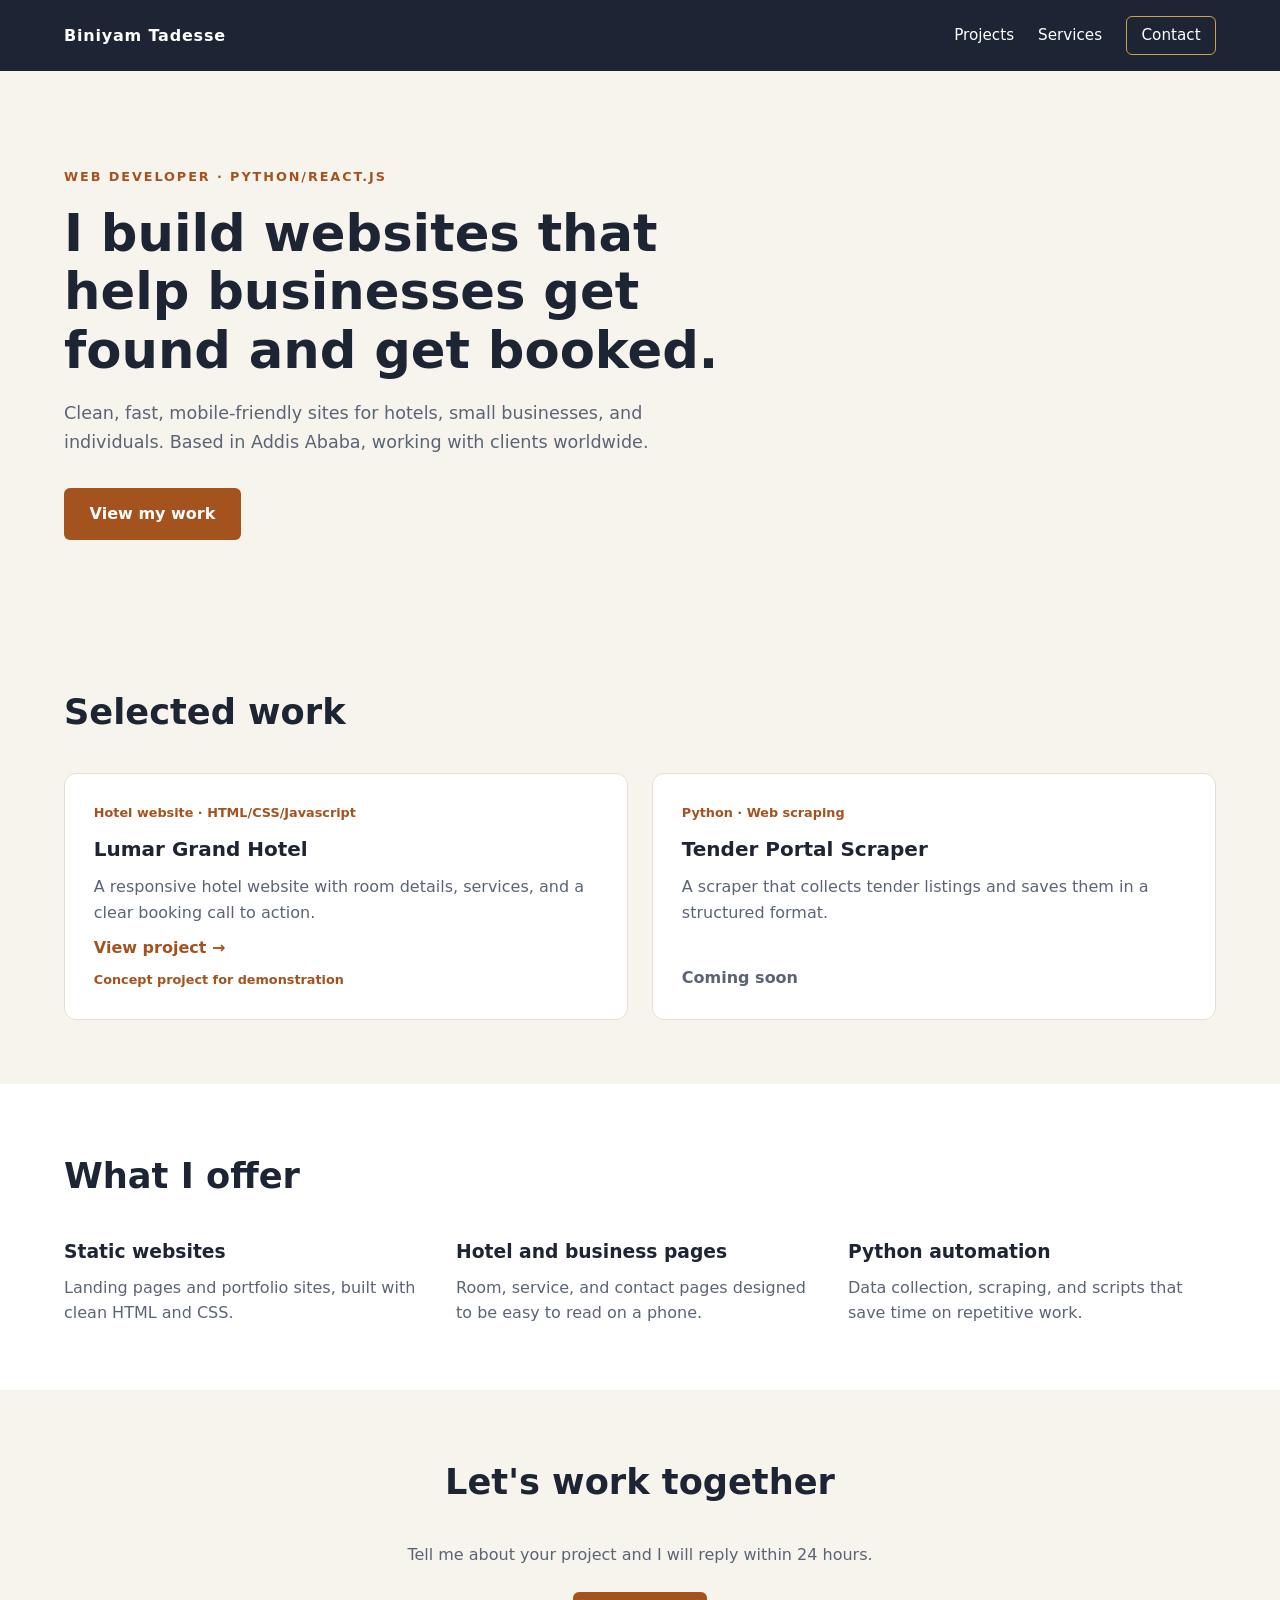
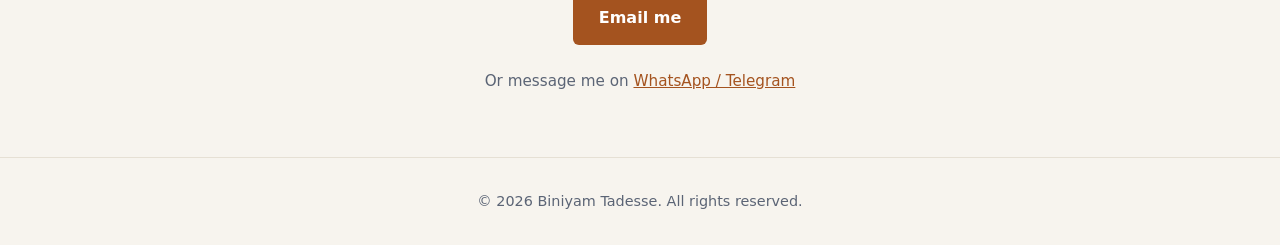
<file: index.html>
<!DOCTYPE html>
<html lang="en">
<head>
  <meta charset="UTF-8">
  <meta name="viewport" content="width=device-width, initial-scale=1.0">
  <title>Biniyam Tadesse | Web Developer</title>
  <meta name="description" content="Portfolio of Biniyam Tadesse, web developer and Python specialist.">
  <link rel="stylesheet" href="style.css">
</head>
<body>

  <header class="site-header">
    <a href="#top" class="logo">Biniyam Tadesse</a>
    <nav>
      <a href="#projects">Projects</a>
      <a href="#services">Services</a>
      <a href="#contact" class="nav-cta">Contact</a>
    </nav>
  </header>

  <main id="top">
    <section class="hero">
      <p class="eyebrow">Web developer · Python/React.js</p>
      <h1>I build websites that help businesses get found and get booked.</h1>
      <p class="lead">
        Clean, fast, mobile-friendly sites for hotels, small businesses, and
        individuals. Based in Addis Ababa, working with clients worldwide.
      </p>
      <a href="#projects" class="btn">View my work</a>
    </section>

    <section id="projects" class="section">
      <h2>Selected work</h2>
      <div class="project-grid">

        <a href="hotel/index.html" class="project-card">
          <span class="project-tag">Hotel website · HTML/CSS/Javascript</span>
          <h3>Lumar Grand Hotel</h3>
          <p>A responsive hotel website with room details, services, and a clear booking call to action.</p>
          <span class="project-link">View project →</span>
          <span class="project-tag">Concept project for demonstration</span>
        </a>

        <div class="project-card">
          <span class="project-tag">Python · Web scraping</span>
          <h3>Tender Portal Scraper</h3>
          <p>A scraper that collects tender listings and saves them in a structured format.</p>
          <span class="project-link muted">Coming soon</span>
        </div>

      </div>
    </section>

    <section id="services" class="section section-alt">
      <h2>What I offer</h2>
      <div class="service-grid">
        <div class="service">
          <h3>Static websites</h3>
          <p>Landing pages and portfolio sites, built with clean HTML and CSS.</p>
        </div>
        <div class="service">
          <h3>Hotel and business pages</h3>
          <p>Room, service, and contact pages designed to be easy to read on a phone.</p>
        </div>
        <div class="service">
          <h3>Python automation</h3>
          <p>Data collection, scraping, and scripts that save time on repetitive work.</p>
        </div>
      </div>
    </section>

    <section id="contact" class="section contact">
      <h2>Let's work together</h2>
      <p>Tell me about your project and I will reply within 24 hours.</p>
      <a href="mailto:tadessebiniyam414@gmail.com" class="btn">Email me</a>
      <p class="small">
        Or message me on
        <a href="[your-whatsapp-or-telegram-link]">WhatsApp / Telegram</a>
      </p>
    </section>
  </main>

  <footer class="site-footer">
    <p>© 2026 Biniyam Tadesse. All rights reserved.</p>
  </footer>

</body>
</html>
</file>
<file: style.css>
:root {
  --ink: #1d2433;
  --muted: #5b6475;
  --paper: #f7f4ee;
  --white: #ffffff;
  --accent: #a4531f;
  --gold: #c9a24a;
  --radius: 12px;
}

* { box-sizing: border-box; margin: 0; padding: 0; }

body {
  font-family: system-ui, -apple-system, "Segoe UI", Roboto, sans-serif;
  color: var(--ink);
  background: var(--paper);
  line-height: 1.6;
}

a { color: inherit; }

/* Header */
.site-header {
  position: sticky;
  top: 0;
  z-index: 10;
  display: flex;
  justify-content: space-between;
  align-items: center;
  padding: 1rem 5%;
  background: var(--ink);
  color: var(--white);
}
.logo { font-weight: 700; text-decoration: none; letter-spacing: 0.05em; }
.site-header nav { display: flex; gap: 1.5rem; align-items: center; }
.site-header nav a { text-decoration: none; font-size: 0.95rem; }
.nav-cta {
  border: 1px solid var(--gold);
  padding: 0.4rem 0.9rem;
  border-radius: 6px;
}

/* Hero */
.hero { padding: 6rem 5% 5rem; max-width: 800px; }
.eyebrow {
  color: var(--accent);
  text-transform: uppercase;
  letter-spacing: 0.15em;
  font-size: 0.8rem;
  font-weight: 600;
  margin-bottom: 1rem;
}
.hero h1 {
  font-size: clamp(2rem, 5vw, 3.2rem);
  line-height: 1.15;
  margin-bottom: 1.2rem;
}
.lead { font-size: 1.1rem; color: var(--muted); margin-bottom: 2rem; }

/* Buttons */
.btn {
  display: inline-block;
  background: var(--accent);
  color: var(--white);
  padding: 0.85rem 1.6rem;
  border-radius: 6px;
  text-decoration: none;
  font-weight: 600;
}
.btn:hover { opacity: 0.9; }

/* Sections */
.section { padding: 4rem 5%; }
.section h2 { font-size: clamp(1.6rem, 3vw, 2.2rem); margin-bottom: 2rem; }
.section-alt { background: var(--white); }

/* Project cards */
.project-grid {
  display: grid;
  gap: 1.5rem;
  grid-template-columns: repeat(auto-fit, minmax(260px, 1fr));
}
.project-card {
  display: flex;
  flex-direction: column;
  gap: 0.6rem;
  padding: 1.8rem;
  background: var(--white);
  border: 1px solid #e6e0d4;
  border-radius: var(--radius);
  text-decoration: none;
  transition: transform 0.2s, box-shadow 0.2s;
}
a.project-card:hover {
  transform: translateY(-4px);
  box-shadow: 0 10px 24px rgba(0, 0, 0, 0.08);
}
.project-tag { font-size: 0.8rem; color: var(--accent); font-weight: 600; }
.project-card h3 { font-size: 1.25rem; }
.project-card p { color: var(--muted); flex-grow: 1; }
.project-link { font-weight: 600; color: var(--accent); }
.project-link.muted { color: var(--muted); }

/* Services */
.service-grid {
  display: grid;
  gap: 1.5rem;
  grid-template-columns: repeat(auto-fit, minmax(220px, 1fr));
}
.service h3 { margin-bottom: 0.5rem; }
.service p { color: var(--muted); }

/* Contact */
.contact { text-align: center; }
.contact p { color: var(--muted); margin-bottom: 1.5rem; }
.contact .small { font-size: 0.95rem; margin: 1.5rem 0 0; }
.contact .small a { color: var(--accent); }

/* Footer */
.site-footer {
  text-align: center;
  padding: 2rem 5%;
  color: var(--muted);
  font-size: 0.9rem;
  border-top: 1px solid #e6e0d4;
}

/* Mobile */
@media (max-width: 640px) {
  .site-header { flex-direction: column; gap: 0.8rem; }
  .site-header nav { gap: 1rem; }
}
</file>
